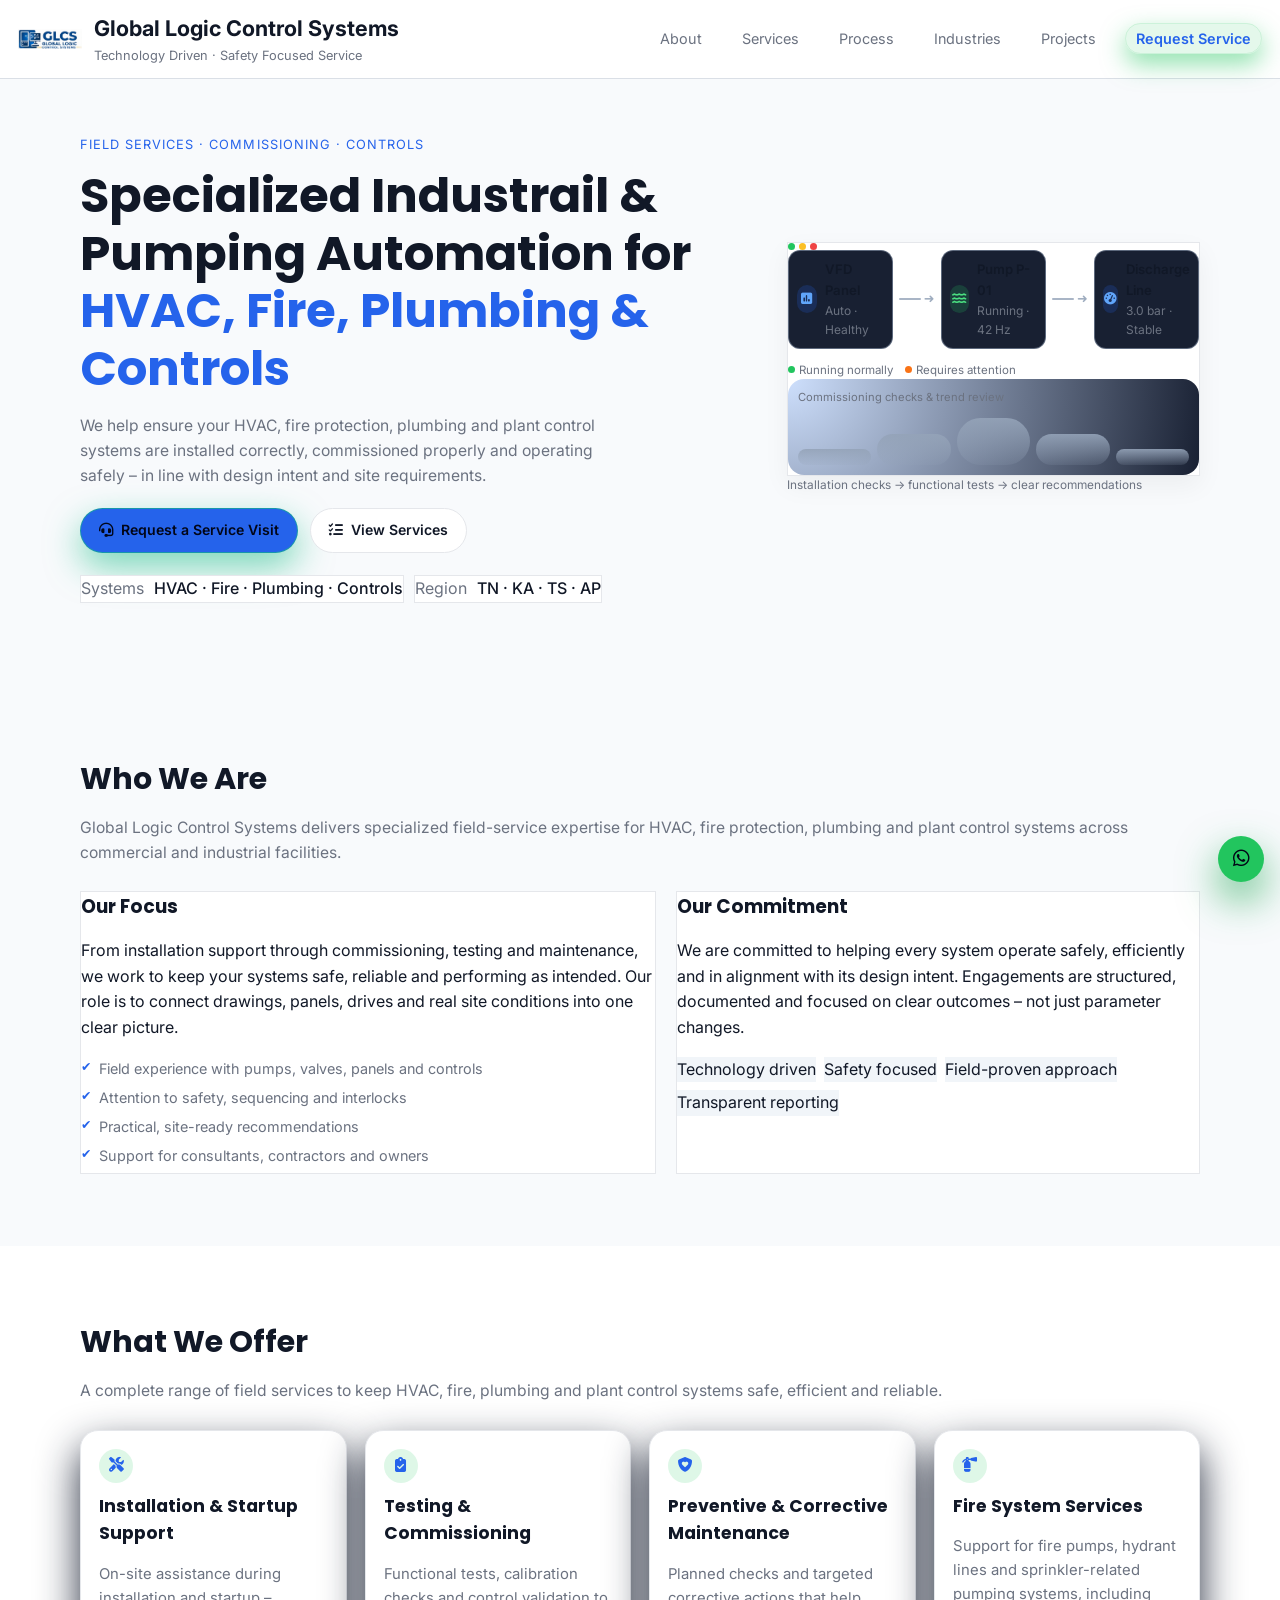
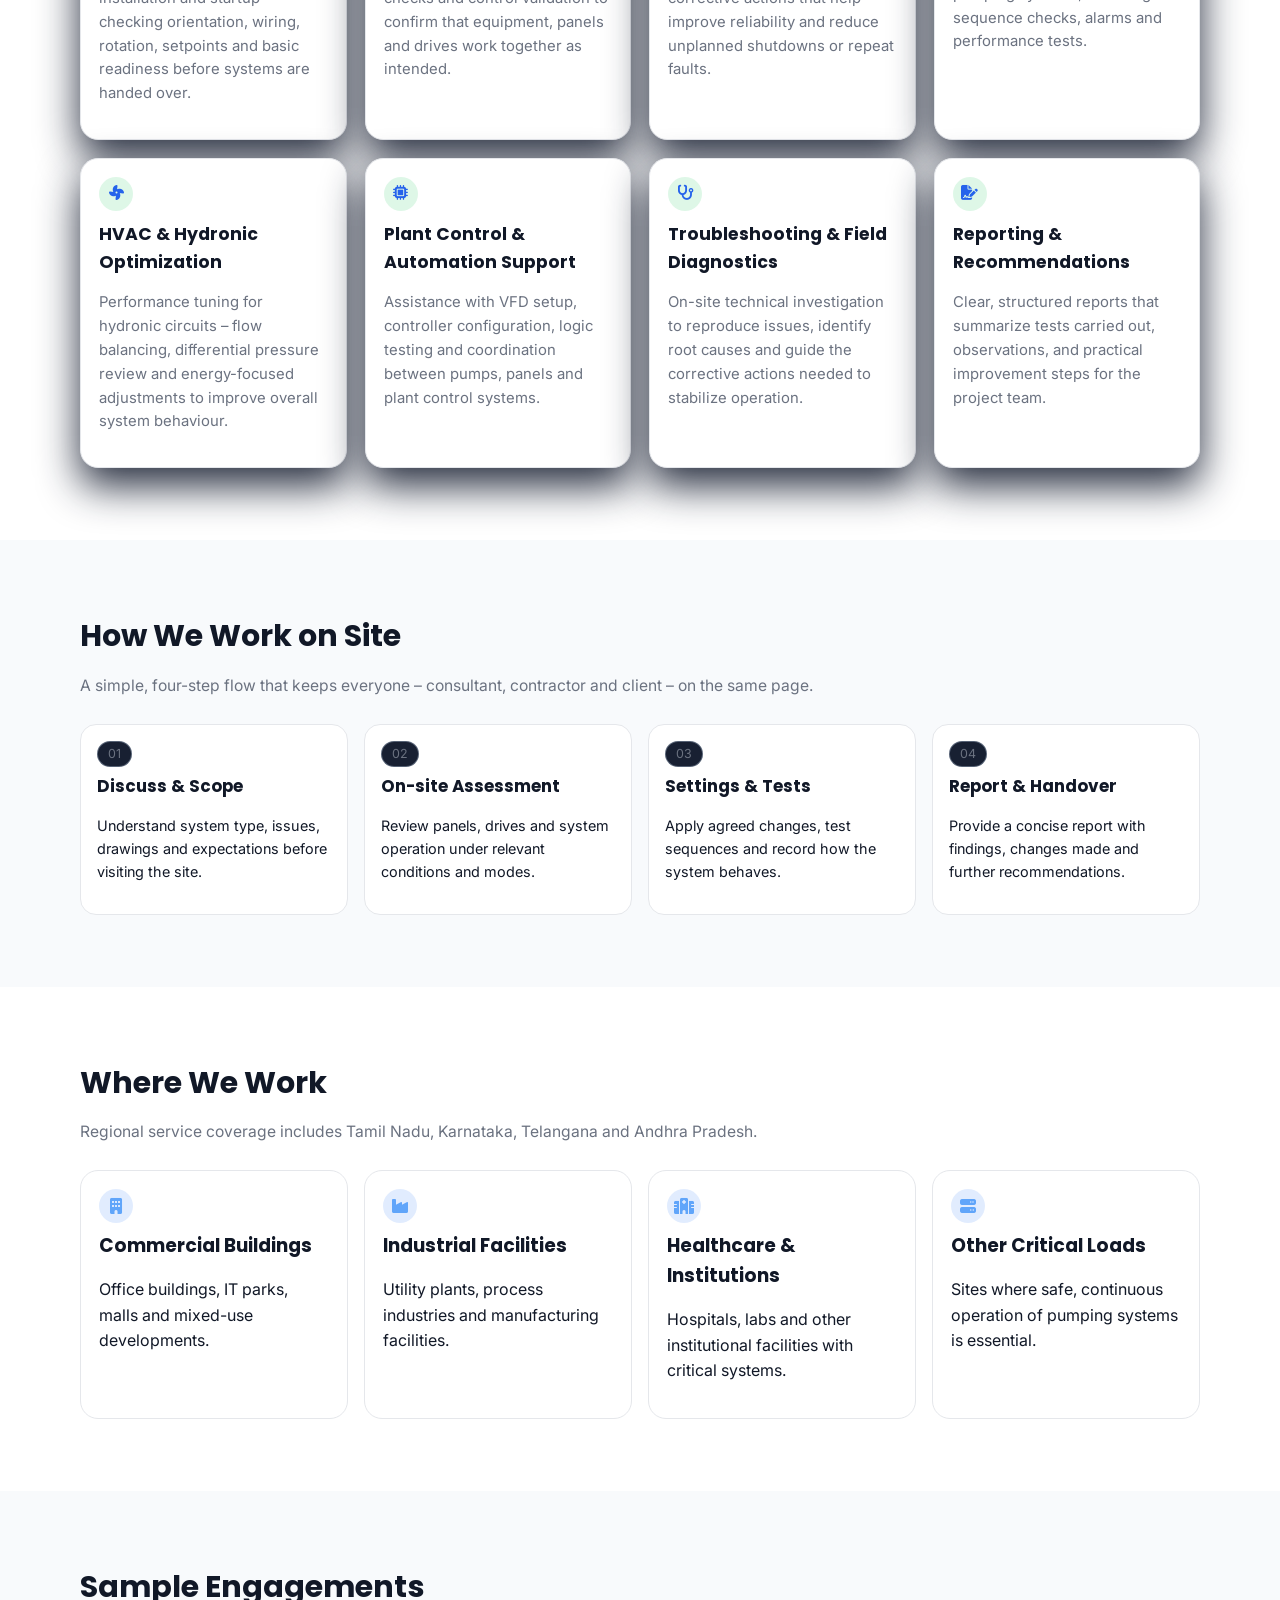
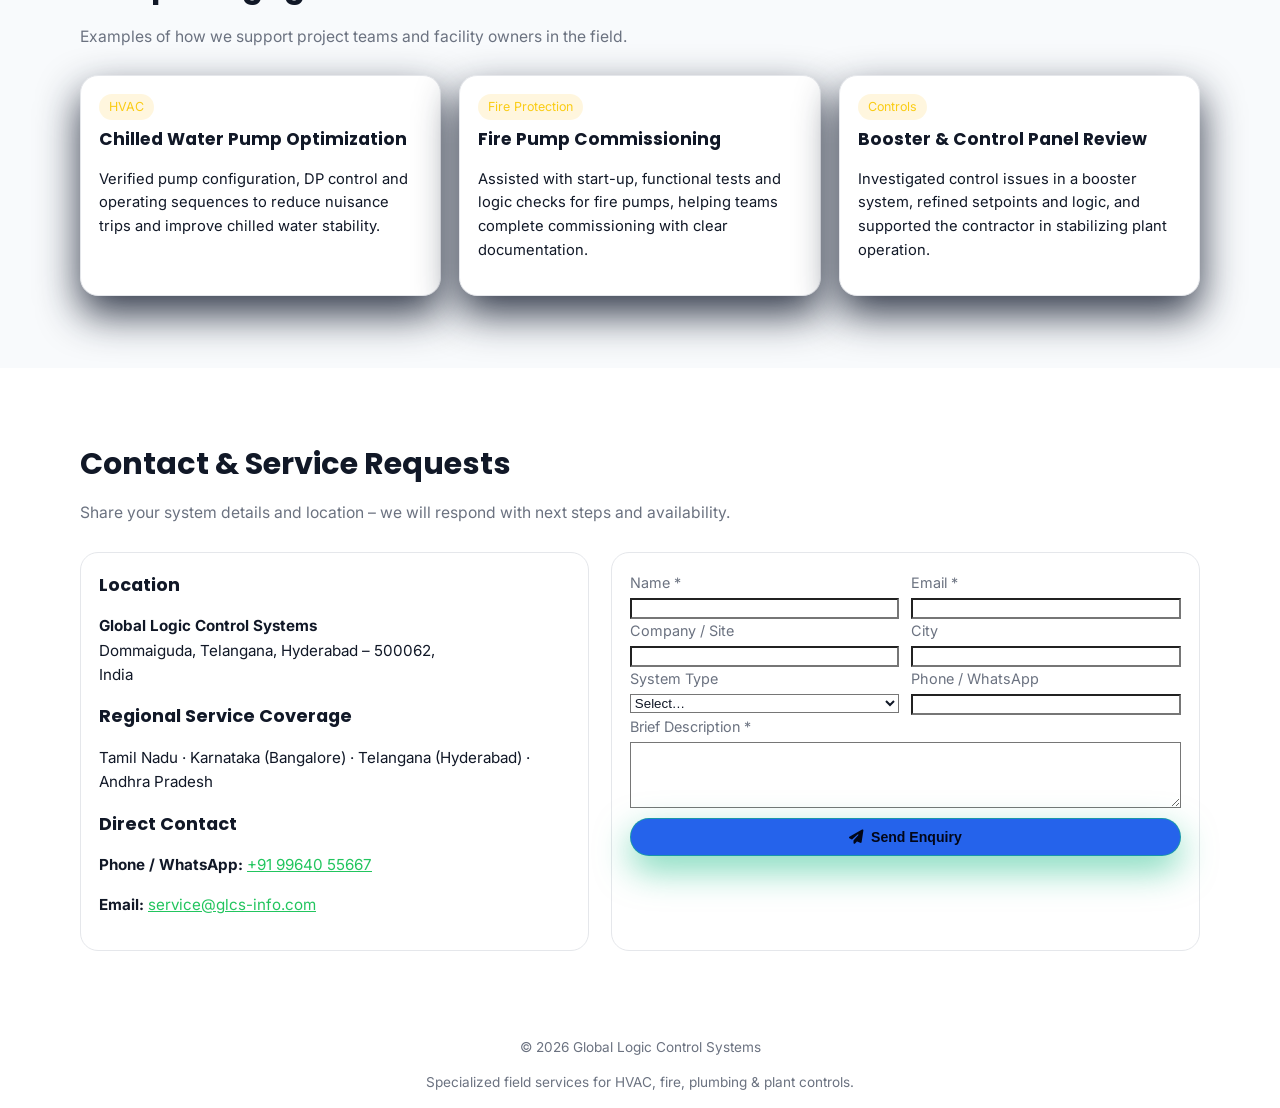
<file: index.html>
<!DOCTYPE html>
<html lang="en">
<head>
  <meta charset="UTF-8" />
  <title>Global Logic Control Systems | HVAC, Fire, Plumbing & Control Services</title>
  <meta name="viewport" content="width=device-width, initial-scale=1" />

  <!-- SEO -->
  <meta name="description" content="Global Logic Control Systems provides specialized field services for Industrail Automation Solcutions, Pumping Automation, Sales & Service – including installation support, commissioning, maintenance, troubleshooting and control optimization across South India." />
  <meta name="robots" content="index, follow" />
  <link rel="canonical" href="https://www.glcs-info.com/" />

  <!-- Open Graph -->
  <meta property="og:type" content="website" />
  <meta property="og:title" content="Global Logic Control Systems | HVAC, Fire, Plumbing & Controls" />
  <meta property="og:description" content="Specialized field services & commissioning for Industrail Automation Solcutions, Pumping Automation, Sales & Service." />
  <meta property="og:url" content="https://www.glcs-info.com" />
  <meta property="og:site_name" content="Global Logic Control Systems" />

  <!-- Manifest -->
  <link rel="manifest" href="manifest.webmanifest" />
  <meta name="theme-color" content="#050814" />

  <!-- Favicon -->
  <link rel="icon" type="image/png" sizes="192x192" href="icons/icon-192.png" />

  <!-- Fonts -->
  <link rel="preconnect" href="https://fonts.googleapis.com" />
  <link rel="preconnect" href="https://fonts.gstatic.com" crossorigin />
  <link href="https://fonts.googleapis.com/css2?family=Inter:wght@300;400;500;600;700&family=Poppins:wght@500;600&display=swap" rel="stylesheet" />

  <!-- Icons -->
  <link rel="stylesheet" href="https://cdnjs.cloudflare.com/ajax/libs/font-awesome/6.5.1/css/all.min.css" crossorigin="anonymous" />

  <!-- Stylesheet -->
  <link rel="stylesheet" href="style.css" />
</head>
<body>
  <a href="#main" class="skip-link">Skip to main content</a>

  <!-- Sticky Navigation -->
  <header class="site-header" id="top">
    <nav class="nav">
      <div class="logo-container">
        <img src="images/logo_new.png" alt="Serpent Opti Solutions logo" class="logo-img" />
        <div class="logo-text-group">
          <span class="logo-title">Global Logic Control Systems</span>
          <span class="logo-subtitle">Technology Driven · Safety Focused Service</span>
        </div>
      </div>

      <button class="nav-toggle" aria-label="Toggle menu" aria-expanded="false">
        <span class="nav-toggle-bar"></span>
        <span class="nav-toggle-bar"></span>
        <span class="nav-toggle-bar"></span>
      </button>

      <ul class="nav-links">
        <li><a href="#about" data-section="about">About</a></li>
        <li><a href="#services" data-section="services">Services</a></li>
        <li><a href="#process" data-section="process">Process</a></li>
        <li><a href="#industries" data-section="industries">Industries</a></li>
        <li><a href="#projects" data-section="projects">Projects</a></li>
        <li><a href="#contact" data-section="contact" class="nav-cta">Request Service</a></li>
      </ul>
    </nav>
  </header>

  <!-- Hero -->
  <section class="hero" aria-labelledby="hero-title">
    <div class="hero-inner container">
      <div class="hero-copy">
        <p class="hero-kicker">Field Services · Commissioning · Controls</p>
        <h1 id="hero-title">
          Specialized Industrail & Pumping Automation for<br />
          <span class="hero-highlight">HVAC, Fire, Plumbing & Controls</span>
        </h1>
        <p class="hero-text">
          We help ensure your HVAC, fire protection, plumbing and plant control systems are installed correctly,
          commissioned properly and operating safely – in line with design intent and site requirements.
        </p>

        <div class="hero-actions">
          <a href="#contact" class="btn btn-primary">
            <i class="fa-solid fa-headset"></i>
            Request a Service Visit
          </a>
          <a href="#services" class="btn btn-ghost">
            <i class="fa-solid fa-list-check"></i>
            View Services
          </a>
        </div>

        <div class="hero-meta">
          <div class="hero-meta-item">
            <span class="hero-meta-label">Systems</span>
            <span class="hero-meta-value">HVAC · Fire · Plumbing · Controls</span>
          </div>
          <div class="hero-meta-item">
            <span class="hero-meta-label">Region</span>
            <span class="hero-meta-value">TN · KA · TS · AP</span>
          </div>
        </div>
      </div>

      <div class="hero-visual">
        <div class="hero-card">
          <div class="hero-card-header">
            <span class="hero-dot-group">
              <span class="dot dot-green"></span>
              <span class="dot dot-amber"></span>
              <span class="dot dot-red"></span>
            </span>
          </div>
          <div class="hero-card-body">
            <div class="hero-card-body hero-body-schematic">
  <div class="pump-layout">
    <div class="pump-node panel-node">
      <div class="node-icon"><i class="fa-solid fa-square-poll-vertical"></i></div>
      <div class="node-text">
        <span class="node-title">VFD Panel</span>
        <span class="node-sub">Auto · Healthy</span>
      </div>
    </div>

    <div class="pump-connector">
      <span class="connector-line"></span>
      <span class="connector-arrow">➜</span>
    </div>

    <div class="pump-node pump-node-main">
      <div class="node-icon"><i class="fa-solid fa-water"></i></div>
      <div class="node-text">
        <span class="node-title">Pump P-01</span>
        <span class="node-sub">Running · 42 Hz</span>
      </div>
    </div>

    <div class="pump-connector">
      <span class="connector-line"></span>
      <span class="connector-arrow">➜</span>
    </div>

    <div class="pump-node line-node">
      <div class="node-icon"><i class="fa-solid fa-tachometer-alt"></i></div>
      <div class="node-text">
        <span class="node-title">Discharge Line</span>
        <span class="node-sub">3.0 bar · Stable</span>
      </div>
    </div>
  </div>

  <div class="pump-legend">
    <span class="legend-item"><span class="legend-dot legend-ok"></span> Running normally</span>
    <span class="legend-item"><span class="legend-dot legend-warn"></span> Requires attention</span>
  </div>
</div>

            </div>

            <div class="hero-graph-placeholder">
              <span class="graph-label">Commissioning checks & trend review</span>
              <div class="graph-bar-row">
                <span class="graph-bar short"></span>
                <span class="graph-bar mid"></span>
                <span class="graph-bar tall"></span>
                <span class="graph-bar mid"></span>
                <span class="graph-bar short"></span>
              </div>
            </div>
          </div>
          <div class="hero-card-footer">
            <span class="hero-card-footer-text">
              Installation checks → functional tests → clear recommendations
            </span>
          </div>
        </div>
      </div>
    </div>
  </section>

  <main id="main">

    <!-- About -->
    <section id="about" class="section section-muted">
      <div class="container section-header">
        <h2>Who We Are</h2>
        <p class="section-subtitle">
          Global Logic Control Systems delivers specialized field-service expertise for HVAC, fire protection,
          plumbing and plant control systems across commercial and industrial facilities.
        </p>
      </div>

      <div class="container about-grid">
        <div class="about-card">
          <h3>Our Focus</h3>
          <p>
            From installation support through commissioning, testing and maintenance, we work to keep your systems
            safe, reliable and performing as intended. Our role is to connect drawings, panels, drives and real
            site conditions into one clear picture. 
          </p>
          <ul class="checklist">
            <li>Field experience with pumps, valves, panels and controls</li>
            <li>Attention to safety, sequencing and interlocks</li>
            <li>Practical, site-ready recommendations</li>
            <li>Support for consultants, contractors and owners</li>
          </ul>
        </div>

        <div class="about-card about-highlight">
          <h3>Our Commitment</h3>
          <p>
            We are committed to helping every system operate safely, efficiently and in alignment with its design intent.
            Engagements are structured, documented and focused on clear outcomes – not just parameter changes. 
          </p>
          <ul class="pill-list">
            <li>Technology driven</li>
            <li>Safety focused</li>
            <li>Field-proven approach</li>
            <li>Transparent reporting</li>
          </ul>
        </div>
      </div>
    </section>

    <!-- Services -->
    <section id="services" class="section">
      <div class="container section-header">
        <h2>What We Offer</h2>
        <p class="section-subtitle">
          A complete range of field services to keep HVAC, fire, plumbing and plant control systems safe,
          efficient and reliable. 
        </p>
      </div>

      <div class="container cards-grid">
        <article class="info-card">
          <div class="info-icon"><i class="fa-solid fa-screwdriver-wrench"></i></div>
          <h3>Installation & Startup Support</h3>
          <p>
            On-site assistance during installation and startup – checking orientation, wiring, rotation, setpoints
            and basic readiness before systems are handed over. 
          </p>
        </article>

        <article class="info-card">
          <div class="info-icon"><i class="fa-solid fa-clipboard-check"></i></div>
          <h3>Testing & Commissioning</h3>
          <p>
            Functional tests, calibration checks and control validation to confirm that equipment, panels and drives
            work together as intended. 
          </p>
        </article>

        <article class="info-card">
          <div class="info-icon"><i class="fa-solid fa-shield-heart"></i></div>
          <h3>Preventive & Corrective Maintenance</h3>
          <p>
            Planned checks and targeted corrective actions that help improve reliability and reduce unplanned
            shutdowns or repeat faults.
          </p>
        </article>

        <article class="info-card">
          <div class="info-icon"><i class="fa-solid fa-fire-extinguisher"></i></div>
          <h3>Fire System Services</h3>
          <p>
            Support for fire pumps, hydrant lines and sprinkler-related pumping systems, including sequence checks,
            alarms and performance tests. 
          </p>
        </article>

        <article class="info-card">
          <div class="info-icon"><i class="fa-solid fa-fan"></i></div>
          <h3>HVAC & Hydronic Optimization</h3>
          <p>
            Performance tuning for hydronic circuits – flow balancing, differential pressure review and energy-focused
            adjustments to improve overall system behaviour. 
          </p>
        </article>

        <article class="info-card">
          <div class="info-icon"><i class="fa-solid fa-microchip"></i></div>
          <h3>Plant Control & Automation Support</h3>
          <p>
            Assistance with VFD setup, controller configuration, logic testing and coordination between pumps,
            panels and plant control systems. 
          </p>
        </article>

        <article class="info-card">
          <div class="info-icon"><i class="fa-solid fa-stethoscope"></i></div>
          <h3>Troubleshooting & Field Diagnostics</h3>
          <p>
            On-site technical investigation to reproduce issues, identify root causes and guide the corrective
            actions needed to stabilize operation. 
          </p>
        </article>

        <article class="info-card">
          <div class="info-icon"><i class="fa-solid fa-file-signature"></i></div>
          <h3>Reporting & Recommendations</h3>
          <p>
            Clear, structured reports that summarize tests carried out, observations, and practical improvement
            steps for the project team. 
          </p>
        </article>
      </div>
    </section>

    <!-- Process -->
    <section id="process" class="section section-muted">
      <div class="container section-header">
        <h2>How We Work on Site</h2>
        <p class="section-subtitle">
          A simple, four-step flow that keeps everyone – consultant, contractor and client – on the same page.
        </p>
      </div>

      <div class="container process-grid">
        <div class="process-step">
          <span class="step-number">01</span>
          <h3>Discuss & Scope</h3>
          <p>Understand system type, issues, drawings and expectations before visiting the site.</p>
        </div>
        <div class="process-step">
          <span class="step-number">02</span>
          <h3>On-site Assessment</h3>
          <p>Review panels, drives and system operation under relevant conditions and modes.</p>
        </div>
        <div class="process-step">
          <span class="step-number">03</span>
          <h3>Settings & Tests</h3>
          <p>Apply agreed changes, test sequences and record how the system behaves.</p>
        </div>
        <div class="process-step">
          <span class="step-number">04</span>
          <h3>Report & Handover</h3>
          <p>Provide a concise report with findings, changes made and further recommendations.</p>
        </div>
      </div>
    </section>

    <!-- Industries -->
    <section id="industries" class="section">
      <div class="container section-header">
        <h2>Where We Work</h2>
        <p class="section-subtitle">
          Regional service coverage includes Tamil Nadu, Karnataka, Telangana and Andhra Pradesh. 
        </p>
      </div>

      <div class="container industries-grid">
        <article class="industry-card">
          <div class="industry-icon"><i class="fa-solid fa-building"></i></div>
          <h3>Commercial Buildings</h3>
          <p>Office buildings, IT parks, malls and mixed-use developments.</p>
        </article>

        <article class="industry-card">
          <div class="industry-icon"><i class="fa-solid fa-industry"></i></div>
          <h3>Industrial Facilities</h3>
          <p>Utility plants, process industries and manufacturing facilities.</p>
        </article>

        <article class="industry-card">
          <div class="industry-icon"><i class="fa-solid fa-hospital"></i></div>
          <h3>Healthcare & Institutions</h3>
          <p>Hospitals, labs and other institutional facilities with critical systems.</p>
        </article>

        <article class="industry-card">
          <div class="industry-icon"><i class="fa-solid fa-server"></i></div>
          <h3>Other Critical Loads</h3>
          <p>Sites where safe, continuous operation of pumping systems is essential.</p>
        </article>
      </div>
    </section>

    <!-- Projects -->
    <section id="projects" class="section section-muted">
      <div class="container section-header">
        <h2>Sample Engagements</h2>
        <p class="section-subtitle">
          Examples of how we support project teams and facility owners in the field.
        </p>
      </div>

      <div class="container projects-grid">
        <article class="project-card">
          <div class="project-tag">HVAC</div>
          <h3>Chilled Water Pump Optimization</h3>
          <p>
            Verified pump configuration, DP control and operating sequences to reduce nuisance trips and improve
            chilled water stability.
          </p>
        </article>

        <article class="project-card">
          <div class="project-tag">Fire Protection</div>
          <h3>Fire Pump Commissioning</h3>
          <p>
            Assisted with start-up, functional tests and logic checks for fire pumps, helping teams complete
            commissioning with clear documentation.
          </p>
        </article>

        <article class="project-card">
          <div class="project-tag">Controls</div>
          <h3>Booster & Control Panel Review</h3>
          <p>
            Investigated control issues in a booster system, refined setpoints and logic, and supported the contractor
            in stabilizing plant operation.
          </p>
        </article>
      </div>
    </section>

    <!-- Contact -->
    <section id="contact" class="section">
      <div class="container section-header">
        <h2>Contact & Service Requests</h2>
        <p class="section-subtitle">
          Share your system details and location – we will respond with next steps and availability.
        </p>
      </div>

      <div class="container contact-layout">
        <div class="contact-details">
          <h3>Location</h3>
          <p>
            <strong>Global Logic Control Systems</strong><br />
            Dommaiguda, Telangana, Hyderabad – 500062,<br />
            India 
          </p>

          <h3>Regional Service Coverage</h3>
          <p>
            Tamil Nadu · Karnataka (Bangalore) · Telangana (Hyderabad) · Andhra Pradesh 
          </p>

          <h3>Direct Contact</h3>
          <p><strong>Phone / WhatsApp:</strong> <a href="tel:+919964055667">+91 99640 55667</a></p>
          <p><strong>Email:</strong> <a href="mailto:service@glcs-info.com">service@glcs-info.com</a></p>
        </div>

        <form
  class="contact-form"
  action="https://formspree.io/f/xjkzzwlb"
  method="POST"
>
  <!-- Optional: email subject line you receive -->
  <input type="hidden" name="_subject" value="New service enquiry from website" />

  <!-- Optional: redirect after success (uncomment after you create thank-you.html) -->
  <!-- <input type="hidden" name="_next" value="thank-you.html" /> -->

  <div class="form-row">
    <div class="form-field">
      <label for="name">Name *</label>
      <input id="name" name="name" type="text" required />
    </div>

    <div class="form-field">
      <label for="email">Email *</label>
      <input id="email" name="email" type="email" required />
    </div>
  </div>

  <div class="form-row">
    <div class="form-field">
      <label for="company">Company / Site</label>
      <input id="company" name="company" type="text" />
    </div>

    <div class="form-field">
      <label for="city">City</label>
      <input id="city" name="city" type="text" />
    </div>
  </div>

  <div class="form-row">
    <div class="form-field">
      <label for="serviceType">System Type</label>
      <select id="serviceType" name="serviceType">
        <option value="">Select…</option>
        <option>HVAC System</option>
        <option>Fire Protection System</option>
        <option>Plumbing / Booster System</option>
        <option>Plant Controls / VFD</option>
        <option>Multiple / Other</option>
      </select>
    </div>

    <div class="form-field">
      <label for="phone">Phone / WhatsApp</label>
      <input id="phone" name="phone" type="text" />
    </div>
  </div>

  <div class="form-field">
    <label for="message">Brief Description *</label>
    <textarea id="message" name="message" rows="4" required></textarea>
  </div>

  <button type="submit" class="btn btn-primary btn-full">
    <i class="fa-solid fa-paper-plane"></i>
    Send Enquiry
  </button>
</form>
      </div>
    </section>
  </main>

  <footer class="site-footer">
    <div class="container footer-inner">
      <p>&copy; <span id="year"></span> Global Logic Control Systems</p>
      <p class="footer-tagline">Specialized field services for HVAC, fire, plumbing & plant controls.</p>
    </div>
  </footer>

  <!-- WhatsApp Floating Button -->
  <a
    href="https://wa.me/919346556132?text=Hello%2C%20I%20would%20like%20to%20discuss%20a%20field%20service%20requirement."
    class="whatsapp-fab"
    target="_blank"
    aria-label="Chat on WhatsApp"
  >
    <i class="fa-brands fa-whatsapp"></i>
  </a>

  <!-- Back to Top Button -->
  <button class="back-to-top" aria-label="Back to top">
    <i class="fa-solid fa-arrow-up"></i>
  </button>

  <script>
    // Nav shadow & back-to-top visibility
    const header = document.querySelector(".site-header");
    const backToTop = document.querySelector(".back-to-top");

    window.addEventListener("scroll", () => {
      const scrolled = window.scrollY > 20;
      header.classList.toggle("scrolled", scrolled);
      backToTop.classList.toggle("visible", window.scrollY > 500);
    });

    // Back to top click
    backToTop.addEventListener("click", () => {
      window.scrollTo({ top: 0, behavior: "smooth" });
    });

    // Mobile navigation
    const navToggle = document.querySelector(".nav-toggle");
    const navLinks = document.querySelector(".nav-links");

    navToggle.addEventListener("click", () => {
      const isOpen = navLinks.classList.toggle("open");
      navToggle.setAttribute("aria-expanded", isOpen);
    });

    navLinks.addEventListener("click", (e) => {
      if (e.target.tagName === "A") {
        navLinks.classList.remove("open");
        navToggle.setAttribute("aria-expanded", "false");
      }
    });

    // Active section highlighting
    const sections = document.querySelectorAll("section[id]");
    const menuLinks = document.querySelectorAll(".nav-links a[data-section]");

    const observer = new IntersectionObserver(
      (entries) => {
        entries.forEach((entry) => {
          const id = entry.target.id;
          const link = document.querySelector('.nav-links a[data-section="' + id + '"]');
          if (entry.isIntersecting && link) {
            menuLinks.forEach((a) => a.classList.remove("active"));
            link.classList.add("active");
          }
        });
      },
      { threshold: 0.4 }
    );

    sections.forEach((section) => observer.observe(section));

    // Year auto update
    document.getElementById("year").textContent = new Date().getFullYear();
  </script>
</body>
</html>
</file>
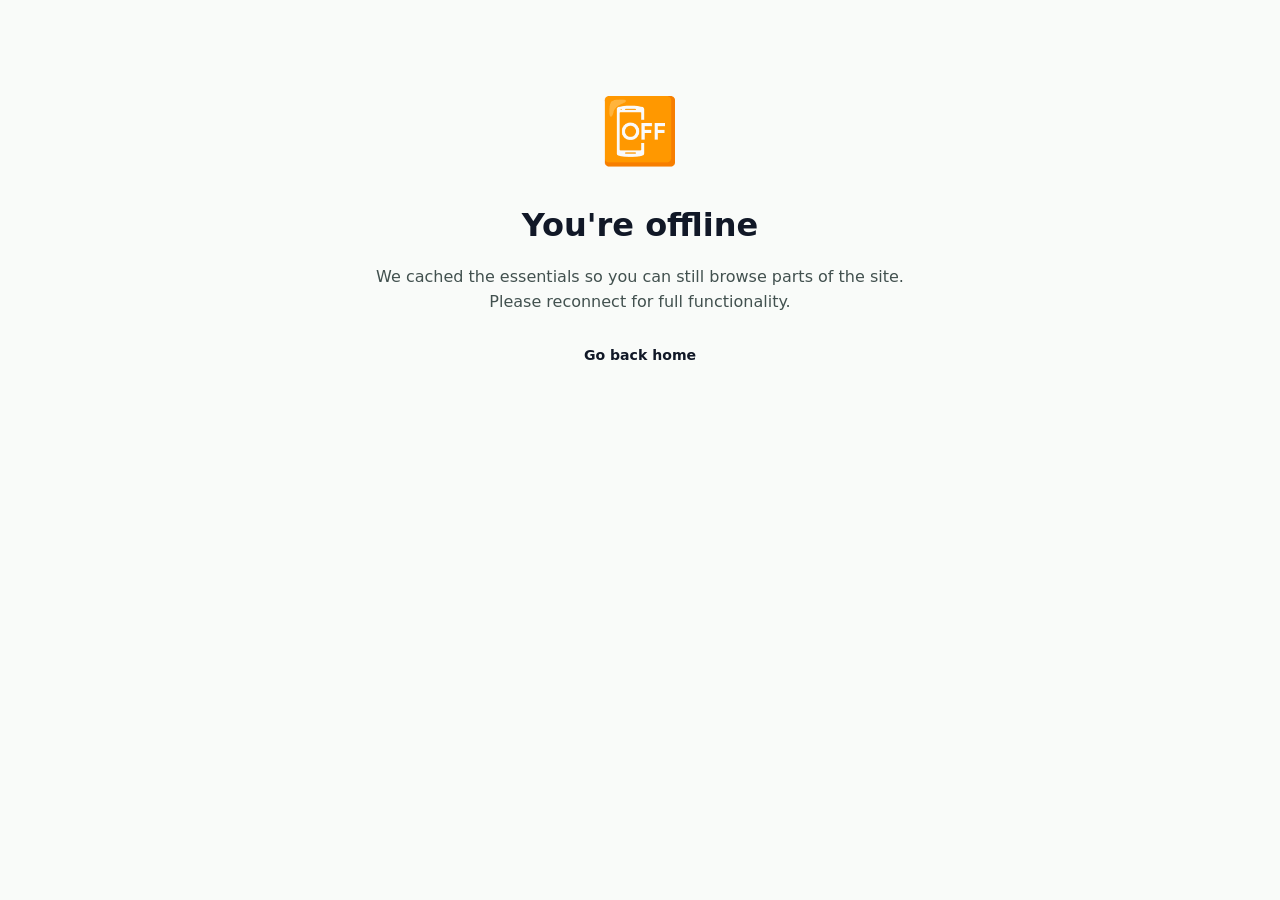
<file: offline.html>
<!DOCTYPE html>
<html lang="en">
<head>
  <meta charset="UTF-8" />
  <meta name="viewport" content="width=device-width, initial-scale=1" />
  <title>You're Offline | Global Logic Control Systems</title>
  <meta name="description" content="You're offline. Some features may be unavailable." />
  <link rel="stylesheet" href="/style.css" />
  <style>
    body { background: #f9fbf9; }
    main { text-align: center; padding: 80px 20px; }
    .offline-emoji { font-size: 64px; margin-bottom: 18px; }
    .subtitle { color: #42514f; max-width: 560px; margin: 8px auto 0; }
    .btn { margin-top: 18px; }
  </style>
</head>
<body>
  <main>
    <div class="offline-emoji" aria-hidden="true">📴</div>
    <h1>You're offline</h1>
    <p class="subtitle">We cached the essentials so you can still browse parts of the site. Please reconnect for full functionality.</p>
    <a class="btn" href="/">Go back home</a>
  </main>
</body>
</html>
</file>
<file: style.css>
:root {
  --bg-body: #ffffff;
  --bg-elevated: #ffffff;
  --bg-elevated-soft: #020617;
  --bg-muted: #f8fafc;
  --accent: #2563eb;
  --accent-soft: rgba(34, 197, 94, 0.12);
  --accent-2: #22c55e;
  --text-main: #111827;
  --text-muted: #6b7280;
  --border-soft: #e5e7eb;
  --shadow-soft: 0 18px 45px rgba(15, 23, 42, 0.9);
  --radius-lg: 18px;
  --radius-pill: 999px;
}

/* RESET-ish */

*,
*::before,
*::after {
  box-sizing: border-box;
}

body {
  margin: 0;
  font-family: "Inter", system-ui, -apple-system, BlinkMacSystemFont, "Segoe UI", sans-serif;
  line-height: 1.6;
  color: var(--text-main);
  background: #ffffff;
    
}

img {
  max-width: 100%;
  height: auto;
  display: block;
}

a {
  color: inherit;
  text-decoration: none;
}

@media (prefers-reduced-motion: no-preference) {
  html {
    scroll-behavior: smooth;
  }
}

/* Layout helpers */

.container {
  width: min(1120px, 92%);
  margin: 0 auto;
}

.section {
  padding: 72px 0;
  scroll-margin-top: 90px;
}

.section-muted {
  background: #f8fafc;
}

/* Typography */

h1,
h2,
h3,
h4 {
  font-family: "Poppins", system-ui, sans-serif;
  margin: 0 0 12px;
}

h2 {
  font-size: 1.9rem;
}

.section-subtitle {
  margin: 0;
  font-size: 0.98rem;
  color: var(--text-muted);
}

/* Skip link */

.skip-link {
  position: absolute;
  left: -999px;
  top: auto;
  width: 1px;
  height: 1px;
  overflow: hidden;
}

.skip-link:focus {
  left: 12px;
  top: 12px;
  padding: 10px 14px;
  background: var(--accent);
  color: #020617;
  z-index: 999;
  border-radius: 6px;
}

/* Header & Navigation */

.site-header {
  position: sticky;
  top: 0;
  z-index: 50;
  backdrop-filter: blur(18px);
  background: #ffffff;
  border-bottom: 1px solid rgba(148, 163, 184, 0.35);
  transition: box-shadow 0.2s ease, border-color 0.2s ease, background 0.2s ease;
}

.site-header.scrolled {
  box-shadow: 0 18px 50px rgba(15, 23, 42, 0.9);
  border-color: rgba(148, 163, 184, 0.6);
}

.nav {
  display: flex;
  align-items: center;
  justify-content: space-between;
  padding: 10px min(4vw, 18px);
  gap: 20px;
}

/* Logo area – bigger logo & name */

.logo-container {
  display: flex;
  align-items: center;
  gap: 12px;
}

.logo-img {
  width: 64px;  /* bigger logo */
  height: auto;
}

.logo-text-group {
  display: flex;
  flex-direction: column;
}

.logo-title {
  font-size: 1.35rem;   /* bigger company name */
  font-weight: 700;
}

.logo-subtitle {
  font-size: 0.8rem;
  color: var(--text-muted);
}

/* Nav links */

.nav-links {
  list-style: none;
  display: flex;
  align-items: center;
  gap: 18px;
}

.nav-links a {
  font-size: 0.9rem;
  padding: 6px 10px;
  border-radius: 999px;
  color: var(--text-muted);
  border: 1px solid transparent;
  transition: background 0.2s ease, color 0.2s ease, border-color 0.2s ease, transform 0.1s ease;
}

.nav-links a:hover {
  background: rgba(15, 23, 42, 0.9);
  color: var(--text-main);
  transform: translateY(-1px);
}

.nav-links a.active {
  background: var(--accent-soft);
  color: var(--accent);
  border-color: var(--accent-soft);
}

.nav-cta {
  background: var(--accent);
  color: #020617;
  font-weight: 600;
  box-shadow: 0 10px 24px rgba(34, 197, 94, 0.5);
}

.nav-cta:hover {
  background: #16a34a;
}

/* Mobile nav toggle */

.nav-toggle {
  display: none;
  background: transparent;
  border: 0;
  padding: 6px;
  cursor: pointer;
}

.nav-toggle-bar {
  display: block;
  width: 22px;
  height: 2px;
  background: #e5e7eb;
  margin: 4px 0;
  border-radius: 999px;
}

.nav-toggle:focus-visible {
  outline: 2px solid var(--accent);
  border-radius: 4px;
}

/* Hero */

.hero {
  position: relative;
  padding: 56px 0 80px;
}

.hero {
  background: #f8fafc;
}

.hero-inner {
  display: flex;
  align-items: center;
}


.hero-copy {
  z-index: 1;
}

.hero-kicker {
  font-size: 0.8rem;
  letter-spacing: 0.08em;
  text-transform: uppercase;
  color: var(--accent);
  margin: 0 0 12px;
}

.hero h1 {
  font-size: clamp(2.2rem, 3vw + 1.4rem, 3rem);
  line-height: 1.2;
  margin-bottom: 14px;
}

.hero-highlight {
  color: #2563eb;
}

.hero-text {
  color: var(--text-muted);
  font-size: 0.98rem;
  max-width: 560px;
  margin-bottom: 20px;
}

.hero-actions {
  display: flex;
  flex-wrap: wrap;
  gap: 12px;
  margin-bottom: 22px;
}

.btn {
  display: inline-flex;
  align-items: center;
  gap: 8px;
  padding: 10px 18px;
  border-radius: var(--radius-pill);
  font-size: 0.88rem;
  font-weight: 600;
  border: 1px solid transparent;
  cursor: pointer;
  transition: background 0.15s ease, color 0.15s ease, box-shadow 0.15s ease, transform 0.1s ease;
}

.btn i {
  font-size: 0.9rem;
}

.btn-primary {
  background: var(--accent);
  color: #020617;
  box-shadow: 0 14px 35px rgba(16, 185, 129, 0.55);
  border-color: rgba(16, 185, 129, 0.6);
}

.btn-primary:hover {
  background: #16a34a;
  box-shadow: 0 18px 40px rgba(16, 185, 129, 0.7);
  transform: translateY(-1px);
}

.btn-ghost {
  background: rgba(15, 23, 42, 0.85);
  color: var(--text-main);
  border-color: rgba(148, 163, 184, 0.5);
}

.btn-ghost {
  background: #ffffff;
  border: 1px solid #e5e7eb;
}

/* Hero meta */

.hero-meta {
  display: flex;
  flex-wrap: wrap;
  gap: 10px;
}

.hero-meta-item {
  background: #ffffff;
  border: 1px solid #e5e7eb;
}

.hero-meta-label {
  color: var(--text-muted);
  margin-right: 6px;
}

.hero-meta-value {
  font-weight: 500;
}

/* Hero visual card */

.hero-visual {
  z-index: 1;
}

.hero-card {
  background: #ffffff;
  border: 1px solid #e5e7eb;
  box-shadow: 0 10px 25px rgba(0,0,0,0.05);
}

.hero-card-header,
.hero-card-footer {
  display: flex;
  align-items: center;
  justify-content: space-between;
  font-size: 0.78rem;
  color: var(--text-muted);
}

.hero-chip {
  padding: 4px 8px;
  border-radius: 999px;
  border: 1px solid rgba(16, 185, 129, 0.5);
  background: rgba(15, 23, 42, 0.9);
}

.hero-dot-group {
  display: inline-flex;
  gap: 4px;
}

.dot {
  width: 7px;
  height: 7px;
  border-radius: 50%;
}

.dot-green {
  background: #22c55e;
}

.dot-amber {
  background: #fbbf24;
}

.dot-red {
  background: #ef4444;
}

.hero-metrics {
  display: grid;
  grid-template-columns: repeat(3, minmax(0, 1fr));
  gap: 10px;
  margin-bottom: 14px;
}

.metric {
  padding: 8px 10px;
  border-radius: 12px;
  background: rgba(15, 23, 42, 0.9);
  border: 1px solid rgba(148, 163, 184, 0.55);
  font-size: 0.75rem;
  display: flex;
  flex-direction: column;
  justify-content: space-between;
}

.metric-label {
  color: var(--text-muted);
  display: block;
  margin-bottom: 3px;
}

.metric-value {
  font-size: 0.9rem;
  font-weight: 600;
}

.metric-pill {
  display: inline-flex;
  align-items: center;
  padding: 2px 8px;
  border-radius: 999px;
  background: rgba(16, 185, 129, 0.18);
  color: #6ee7b7;
  font-size: 0.78rem;
}

.hero-graph-placeholder {
  padding: 10px;
  border-radius: 16px;
  background: radial-gradient(circle at top left, rgba(59, 130, 246, 0.25), rgba(15, 23, 42, 0.96));
}

.graph-label {
  display: block;
  font-size: 0.7rem;
  color: var(--text-muted);
  margin-bottom: 6px;
}

.graph-bar-row {
  display: flex;
  align-items: flex-end;
  gap: 6px;
  height: 52px;
}

.graph-bar {
  flex: 1;
  border-radius: 999px;
  background: linear-gradient(to top, rgba(148, 163, 184, 0.15), rgba(148, 163, 184, 0.9));
}

.graph-bar.short { height: 30%; }
.graph-bar.mid   { height: 60%; }
.graph-bar.tall  { height: 90%; }

.hero-card-footer-text {
  font-size: 0.74rem;
  color: var(--text-muted);
}

/* Section headers */

.section-header {
  text-align: left;
  margin-bottom: 26px;
}

/* About */

.about-grid {
  display: grid;
  grid-template-columns: minmax(0, 1.1fr) minmax(0, 1fr);
  gap: 20px;
}

.about-card {
  background: #ffffff;
  border: 1px solid #e5e7eb;
}

.about-highlight {
  background: #ffffff;
}

.checklist {
  list-style: none;
  padding: 0;
  margin: 14px 0 0;
}

.checklist li {
  position: relative;
  padding-left: 18px;
  margin-bottom: 6px;
  color: var(--text-muted);
  font-size: 0.9rem;
}

.checklist li::before {
  content: "✔";
  position: absolute;
  left: 0;
  top: 0;
  font-size: 0.78rem;
  color: var(--accent);
}

.pill-list {
  list-style: none;
  padding: 0;
  margin: 14px 0 0;
  display: flex;
  flex-wrap: wrap;
  gap: 8px;
}

.pill-list li {
  background: #f1f5f9;
}

/* Generic cards grid */

.cards-grid {
  display: grid;
  grid-template-columns: repeat(4, minmax(0, 1fr));
  gap: 18px;
}

.info-card {
  padding: 18px;
  border-radius: var(--radius-lg);
  background: #ffffff;
  border: 1px solid var(--border-soft);
  box-shadow: 0 18px 40px rgba(15, 23, 42, 0.9);
  position: relative;
  overflow: hidden;
  font-size: 0.93rem;
  transition: transform 0.16s ease, box-shadow 0.16s ease, border-color 0.16s ease;
}

.info-card::before {
  content: "";
  position: absolute;
  inset: -35%;
  background: radial-gradient(circle at top left, rgba(34, 197, 94, 0.16), transparent 55%);
  opacity: 0;
  transition: opacity 0.18s ease;
}

.info-card:hover {
  transform: translateY(-4px);
  box-shadow: 0 24px 50px rgba(15, 23, 42, 1);
  border-color: rgba(34, 197, 94, 0.55);
}

.info-card:hover::before {
  opacity: 1;
}

.info-icon {
  width: 34px;
  height: 34px;
  border-radius: 999px;
  background: rgba(34, 197, 94, 0.15);
  display: inline-flex;
  align-items: center;
  justify-content: center;
  color: var(--accent);
  margin-bottom: 10px;
}

.info-card p {
  color: var(--text-muted);
}

/* Process */

.process-grid {
  display: grid;
  grid-template-columns: repeat(4, minmax(0, 1fr));
  gap: 16px;
}

.process-step {
  padding: 16px;
  border-radius: 16px;
  background: #ffffff;
  border: 1px solid var(--border-soft);
  font-size: 0.9rem;
}

.step-number {
  display: inline-block;
  padding: 2px 10px;
  border-radius: 999px;
  background: rgba(15, 23, 42, 0.96);
  border: 1px solid rgba(148, 163, 184, 0.5);
  font-size: 0.78rem;
  color: var(--text-muted);
  margin-bottom: 6px;
}

/* Industries */

.industries-grid {
  display: grid;
  grid-template-columns: repeat(4, minmax(0, 1fr));
  gap: 16px;
}

.industry-card {
  padding: 18px;
  border-radius: var(--radius-lg);
  background: #ffffff;
  border: 1px solid var(--border-soft);
  transition: transform 0.18s ease, box-shadow 0.18s ease, border-color 0.18s ease;
}

.industry-card:hover {
  transform: translateY(-4px);
  border-color: rgba(59, 130, 246, 0.8);
  box-shadow: 0 24px 50px rgba(15, 23, 42, 0.95);
}

.industry-icon {
  width: 34px;
  height: 34px;
  border-radius: 999px;
  background: rgba(59, 130, 246, 0.15);
  display: inline-flex;
  align-items: center;
  justify-content: center;
  color: #60a5fa;
  margin-bottom: 8px;
}

/* Projects */

.projects-grid {
  display: grid;
  grid-template-columns: repeat(3, minmax(0, 1fr));
  gap: 18px;
}

.project-card {
  padding: 18px;
  border-radius: var(--radius-lg);
  background: #ffffff;
  border: 1px solid var(--border-soft);
  box-shadow: 0 18px 40px rgba(15, 23, 42, 0.85);
  font-size: 0.92rem;
  transition: transform 0.18s ease, box-shadow 0.18s ease, border-color 0.18s ease;
}

.project-card:hover {
  transform: translateY(-3px);
  border-color: rgba(148, 163, 184, 0.9);
  box-shadow: 0 24px 52px rgba(15, 23, 42, 0.98);
}

.project-tag {
  display: inline-flex;
  padding: 3px 10px;
  border-radius: 999px;
  background: rgba(251, 191, 36, 0.15);
  color: #facc15;
  font-size: 0.78rem;
  margin-bottom: 6px;
}

/* Contact */

.contact-layout {
  display: grid;
  grid-template-columns: minmax(0, 0.95fr) minmax(0, 1.1fr);
  gap: 22px;
}

.contact-details {
  padding: 18px;
  border-radius: var(--radius-lg);
  background: #ffffff;
  border: 1px solid var(--border-soft);
  font-size: 0.95rem;
}

.contact-details a {
  color: var(--accent-2);
  text-decoration: underline;
}

.contact-form {
  padding: 18px;
  border-radius: var(--radius-lg);
  background: #ffffff;
  border: 1px solid var(--border-soft);
}

.form-row {
  display: grid;
  grid-template-columns: repeat(2, minmax(0, 1fr));
  gap: 12px;
}

.form-field {
  display: flex;
  flex-direction: column;
  gap: 4px;
  font-size: 0.9rem;
}

label {
  color: var(--text-muted);
}

input,
textarea,
select {
  background: #ffffff;
  color: #111827;
}

input:focus,
textarea:focus,
select:focus {
  border-color: var(--accent);
  box-shadow: 0 0 0 1px rgba(34, 197, 94, 0.45);
}

select {
  cursor: pointer;
}

.btn-full {
  width: 100%;
  justify-content: center;
  margin-top: 10px;
}

/* Footer */

..site-footer {
  background: #f8fafc;
}

.footer-inner {
  text-align: center;
  font-size: 0.85rem;
  color: var(--text-muted);
}

.footer-tagline {
  margin-top: 4px;
}

/* Floating buttons */

.whatsapp-fab {
  position: fixed;
  right: 16px;
  bottom: 18px;
  width: 46px;
  height: 46px;
  border-radius: 999px;
  background: #22c55e;
  color: #020617;
  display: inline-flex;
  align-items: center;
  justify-content: center;
  box-shadow: 0 18px 40px rgba(22, 163, 74, 0.7);
  z-index: 60;
  font-size: 1.2rem;
}

.whatsapp-fab:hover {
  background: #16a34a;
}

.back-to-top {
  position: fixed;
  right: 18px;
  bottom: 74px;
  width: 36px;
  height: 36px;
  border-radius: 999px;
  border: 1px solid rgba(148, 163, 184, 0.8);
  background: #ffffff;
  color: var(--text-main);
  display: inline-flex;
  align-items: center;
  justify-content: center;
  cursor: pointer;
  opacity: 0;
  pointer-events: none;
  transform: translateY(8px);
  transition: opacity 0.15s ease, transform 0.15s ease;
  z-index: 55;
}

.back-to-top.visible {
  opacity: 1;
  pointer-events: auto;
  transform: translateY(0);
}

/* Focus */

:focus-visible {
  outline: 2px solid var(--accent);
  outline-offset: 2px;
}

/* Responsive */

@media (max-width: 980px) {
  .hero-inner {
    grid-template-columns: minmax(0, 1fr);
  }

  .hero-visual {
    order: -1;
  }

  .about-grid {
    grid-template-columns: minmax(0, 1fr);
  }

  .cards-grid {
    grid-template-columns: repeat(2, minmax(0, 1fr));
  }

  .projects-grid {
    grid-template-columns: repeat(2, minmax(0, 1fr));
  }

  .process-grid,
  .industries-grid,
  .contact-layout {
    grid-template-columns: minmax(0, 1fr);
  }

  .form-row {
    grid-template-columns: minmax(0, 1fr);
  }
}

@media (max-width: 768px) {
  /* Keep hero card centered on small screens */
  .hero-card {
    max-width: 360px;
    margin: 8px auto 0;
  }

  /* Stack metrics vertically instead of squeezing them into one row */
  .hero-metrics {
    grid-template-columns: minmax(0, 1fr);
    gap: 8px;
  }

  .metric {
    text-align: left;
  }

  .metric-value,
  .metric-pill {
    font-size: 0.9rem;
  }
}

@media (max-width: 600px) {
  .logo-img {
    width: 52px;
  }

  .logo-title {
    font-size: 1.1rem;
  }
}
/* ===== Hero card variants ===== */

/* Option 1 – Dashboard KPIs */
.hero-body-dashboard {
  display: flex;
  flex-direction: column;
  gap: 14px;
}

.kpi-grid {
  display: grid;
  grid-template-columns: repeat(2, minmax(0, 1fr));
  gap: 10px;
}

.kpi-item {
  padding: 10px 10px;
  border-radius: 12px;
  background: rgba(15, 23, 42, 0.96);
  border: 1px solid rgba(148, 163, 184, 0.6);
  font-size: 0.78rem;
}

.kpi-label {
  display: block;
  color: var(--text-muted);
  margin-bottom: 2px;
}

.kpi-value {
  display: block;
  font-size: 0.9rem;
  font-weight: 600;
}

.kpi-sub {
  display: block;
  color: var(--text-muted);
  font-size: 0.72rem;
  margin-top: 2px;
}

.kpi-tag {
  display: inline-flex;
  margin-top: 4px;
  padding: 2px 8px;
  border-radius: 999px;
  font-size: 0.7rem;
}

.kpi-tag-ok {
  background: rgba(34, 197, 94, 0.18);
  color: #6ee7b7;
  border: 1px solid rgba(34, 197, 94, 0.6);
}

.status-row {
  display: flex;
  justify-content: space-between;
  align-items: center;
  gap: 10px;
  font-size: 0.78rem;
}

.status-pill {
  display: inline-flex;
  align-items: center;
  gap: 6px;
  padding: 4px 10px;
  border-radius: 999px;
}

.status-pill-ok {
  background: rgba(34, 197, 94, 0.16);
  border: 1px solid rgba(34, 197, 94, 0.5);
  color: #bbf7d0;
}

.status-dot {
  width: 7px;
  height: 7px;
  border-radius: 999px;
  background: #22c55e;
}

.status-note {
  color: var(--text-muted);
}

/* Option 2 – Trend + Live readings */
.hero-body-trend {
  display: grid;
  grid-template-columns: minmax(0, 1.1fr) minmax(0, 1fr);
  gap: 10px;
}

.trend-panel {
  padding: 8px;
  border-radius: 14px;
  background: rgba(15, 23, 42, 0.96);
  border: 1px solid rgba(148, 163, 184, 0.6);
}

.trend-header {
  display: flex;
  justify-content: space-between;
  font-size: 0.76rem;
  color: var(--text-muted);
  margin-bottom: 6px;
}

.trend-title {
  font-weight: 500;
}

.trend-scale {
  font-style: italic;
}

.trend-graph {
  position: relative;
  height: 70px;
  border-radius: 10px;
  background: radial-gradient(circle at top left, rgba(59, 130, 246, 0.25), rgba(15, 23, 42, 0.98));
  overflow: hidden;
}

.trend-line-main {
  position: absolute;
  inset: 16px 10px 18px;
  border-radius: 999px;
  border: 2px solid rgba(96, 165, 250, 0.9);
  border-color: transparent transparent rgba(96, 165, 250, 0.9) transparent;
  transform: skewX(-12deg);
  opacity: 0.9;
}

.trend-axis {
  position: absolute;
  left: 0;
  right: 0;
  bottom: 4px;
  display: flex;
  justify-content: space-between;
  padding: 0 8px;
  font-size: 0.7rem;
  color: var(--text-muted);
}

.live-panel {
  display: flex;
  flex-direction: column;
  gap: 6px;
}

.live-reading {
  display: flex;
  justify-content: space-between;
  font-size: 0.8rem;
  padding: 5px 6px;
  border-radius: 8px;
  background: rgba(15, 23, 42, 0.9);
  border: 1px solid rgba(148, 163, 184, 0.45);
}

.live-label {
  color: var(--text-muted);
}

.live-value {
  font-weight: 600;
}

.live-value-ok {
  color: #bbf7d0;
}

.live-pill {
  padding: 2px 8px;
  border-radius: 999px;
  background: rgba(34, 197, 94, 0.18);
  border: 1px solid rgba(34, 197, 94, 0.6);
  font-size: 0.75rem;
}

/* Option 3 – Pump schematic style */
.hero-body-schematic {
  display: flex;
  flex-direction: column;
  gap: 12px;
}

.pump-layout {
  display: flex;
  align-items: center;
  justify-content: space-between;
  gap: 6px;
}

.pump-node {
  min-width: 0;
  flex: 1;
  padding: 8px 8px;
  border-radius: 12px;
  background: rgba(15, 23, 42, 0.96);
  border: 1px solid rgba(148, 163, 184, 0.55);
  display: flex;
  align-items: center;
  gap: 8px;
  font-size: 0.8rem;
}

.node-icon {
  width: 28px;
  height: 28px;
  border-radius: 999px;
  background: rgba(37, 99, 235, 0.2);
  display: inline-flex;
  align-items: center;
  justify-content: center;
  color: #60a5fa;
}

.pump-node-main .node-icon {
  background: rgba(34, 197, 94, 0.2);
  color: #4ade80;
}

.node-text {
  display: flex;
  flex-direction: column;
}

.node-title {
  font-weight: 600;
  font-size: 0.82rem;
}

.node-sub {
  font-size: 0.75rem;
  color: var(--text-muted);
}

.pump-connector {
  display: flex;
  align-items: center;
  gap: 3px;
}

.connector-line {
  width: 22px;
  height: 2px;
  border-radius: 999px;
  background: rgba(148, 163, 184, 0.8);
}

.connector-arrow {
  font-size: 0.8rem;
  color: rgba(148, 163, 184, 0.9);
}

.pump-legend {
  display: flex;
  justify-content: flex-start;
  gap: 12px;
  font-size: 0.72rem;
  color: var(--text-muted);
}

.legend-item {
  display: inline-flex;
  align-items: center;
  gap: 4px;
}

.legend-dot {
  width: 7px;
  height: 7px;
  border-radius: 999px;
}

.legend-ok {
  background: #22c55e;
}

.legend-warn {
  background: #f97316;
}

/* Responsive tweaks for hero card body variants */
@media (max-width: 640px) {
  .hero-body-trend {
    grid-template-columns: minmax(0, 1fr);
  }

  .kpi-grid {
    grid-template-columns: minmax(0, 1fr);
  }

  .pump-layout {
    flex-direction: column;
  }
}
</file>
